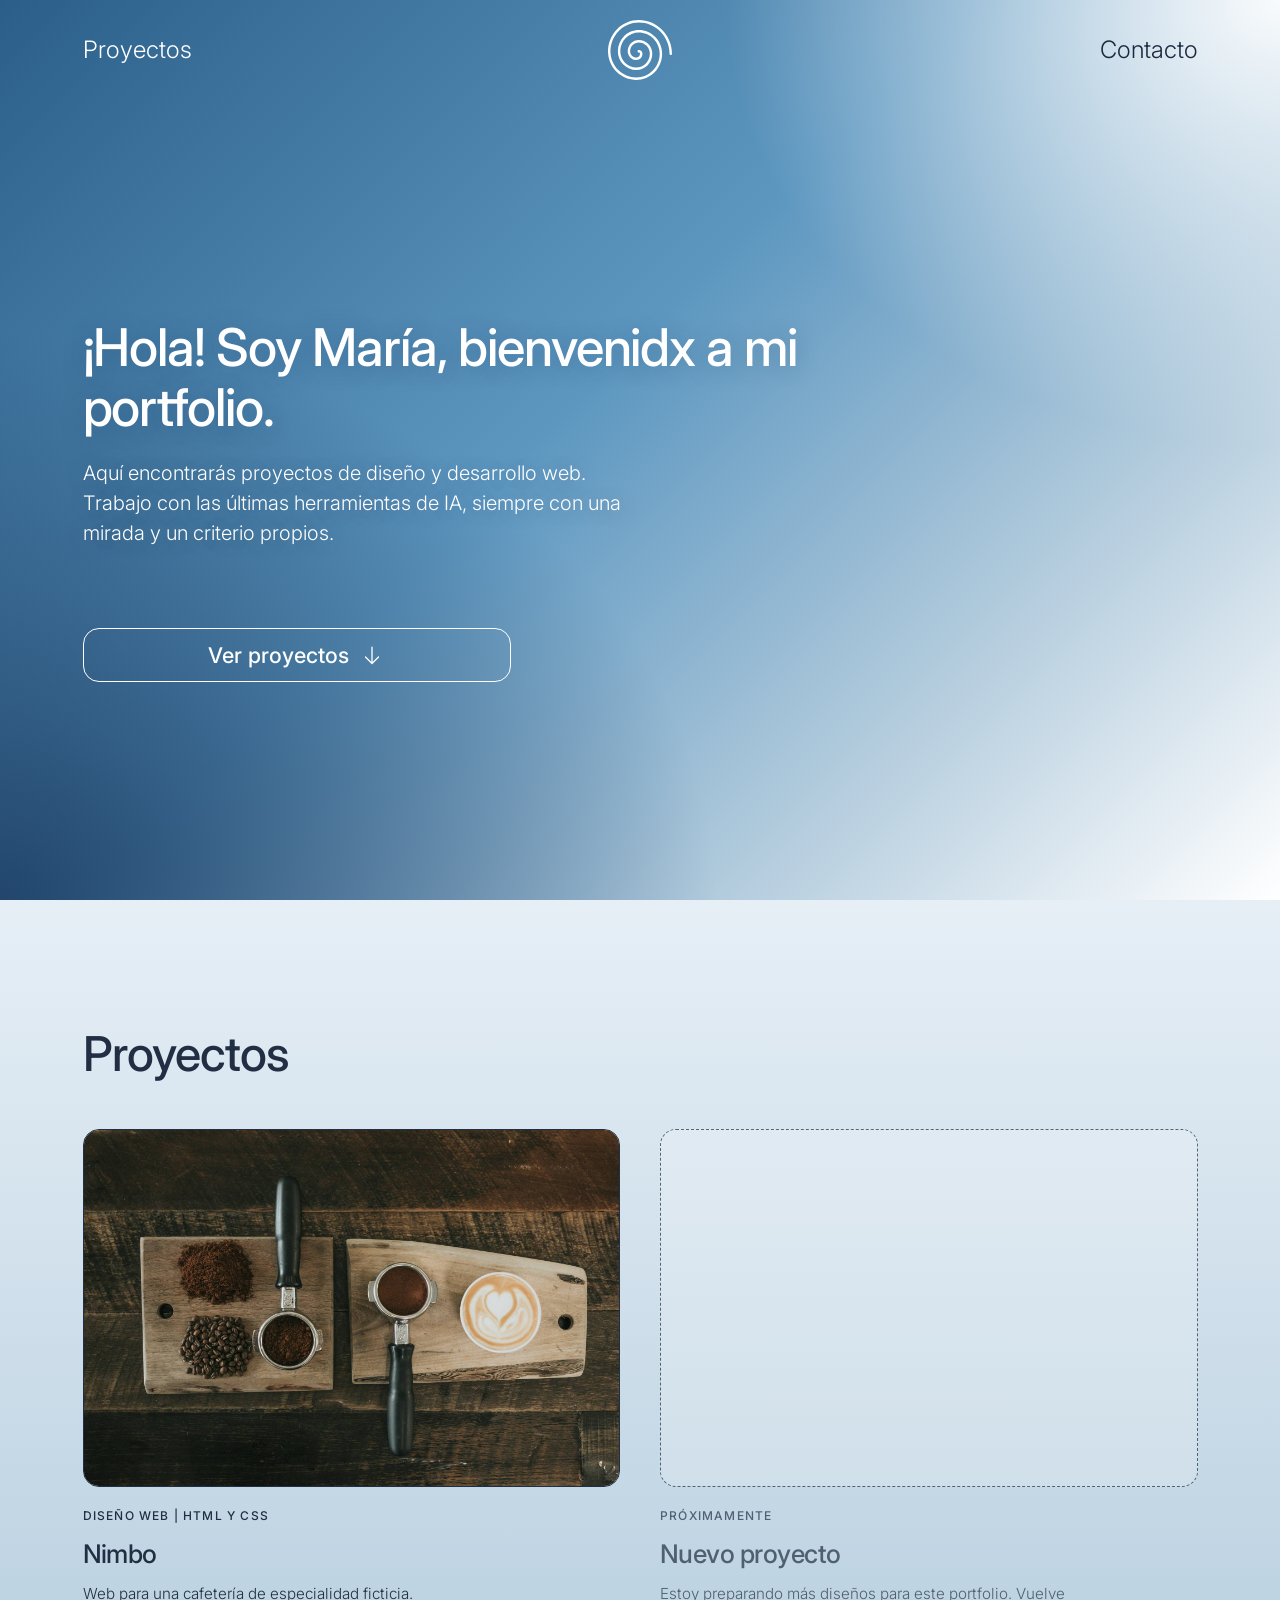
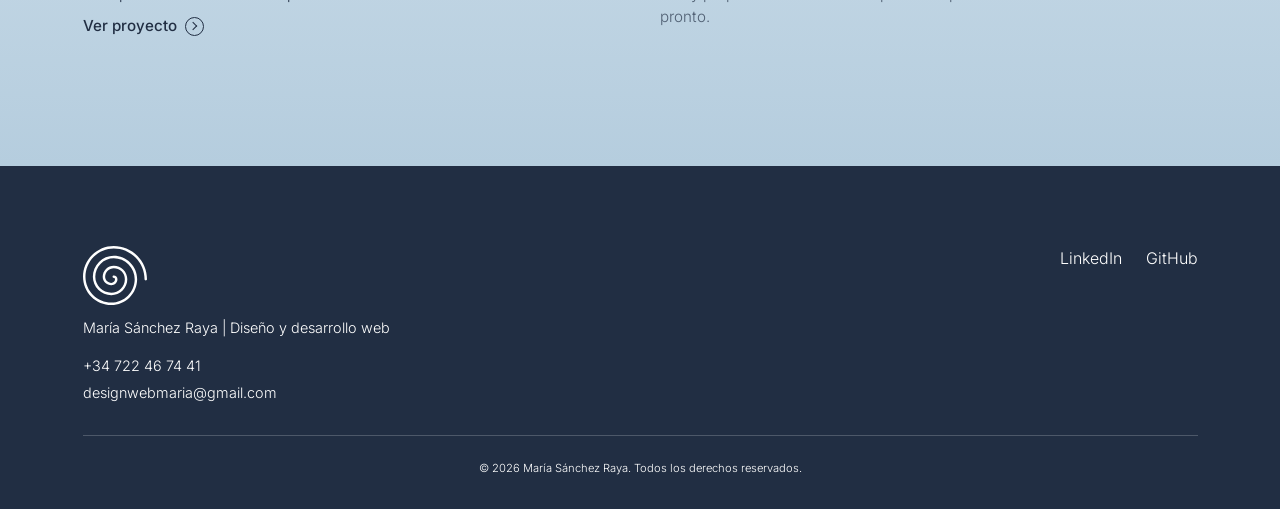
<file: index.html>
<!DOCTYPE html>
<html lang="es">
<head>
  <meta charset="UTF-8">
  <meta name="viewport" content="width=device-width, initial-scale=1">
  <meta name="theme-color" content="#212e43">
  <title>Portfolio | Diseño y desarrollo web</title>
  <meta name="description" content="Aquí encontrarás proyectos de diseño y desarrollo web. Trabajo con las últimas herramientas de IA, siempre con una mirada y un criterio propios">

  <link rel="preconnect" href="https://fonts.googleapis.com">
  <link rel="preconnect" href="https://fonts.gstatic.com" crossorigin>
  <link href="https://fonts.googleapis.com/css2?family=Inter:wght@300;400;500;700&display=swap" rel="stylesheet">
  <link rel="stylesheet" href="styles.css">
</head>

<body>

  <!-- Portada -->
  <header class="hero">

    <nav class="site-nav container" aria-label="Principal">
      <a href="#proyectos" class="nav-link nav-link--light">Proyectos</a>
      <a href="#" class="brand" aria-label="msr designs, inicio">
        <img src="img/spiral.svg" alt="" width="52" height="48">
      </a>
      <a href="#contacto" class="nav-link nav-link--dark">Contacto</a>
    </nav>

    <div class="container hero-content">
      <div class="hero-text">
        <h1>¡Hola! Soy María, bienvenidx a mi portfolio.</h1>
        <p class="hero-sub">Aquí encontrarás proyectos de diseño y desarrollo web. Trabajo con las últimas herramientas de IA, siempre con una mirada y un criterio propios.</p>
      </div>

      <a href="#proyectos" class="btn btn--outline-light">
        Ver proyectos
        <svg viewBox="0 0 40 40" width="26" height="26" fill="none" stroke="currentColor" stroke-width="2" stroke-linecap="round" stroke-linejoin="round" aria-hidden="true">
          <path d="M20 8v24M10 23l10 10 10-10"/>
        </svg>
      </a>
    </div>
  </header>

  <main>

    <!-- Proyectos -->
    <section class="projects" id="proyectos">
      <div class="container">
        <h2>Proyectos</h2>

        <div class="project-grid">

          <article class="project">
            <a href="nimbo/" class="project-link" aria-label="Ver el proyecto Nimbo">
              <img class="project-img" src="nimbo/img/hero.jpg" alt="Portafiltros, café molido y un latte sobre tablas de madera" loading="lazy">
            </a>
            <div class="project-body">
              <p class="project-tag">Diseño web | HTML y CSS</p>
              <h3>Nimbo</h3>
              <p>Web para una cafetería de especialidad ficticia.</p>
              <a href="nimbo/" class="link-arrow">Ver proyecto <span aria-hidden="true" class="arrow"></span></a>
            </div>
          </article>

          <article class="project project--soon">
            <div class="project-img project-img--placeholder" aria-hidden="true"></div>
            <div class="project-body">
              <p class="project-tag">Próximamente</p>
              <h3>Nuevo proyecto</h3>
              <p>Estoy preparando más diseños para este portfolio. Vuelve pronto.</p>
            </div>
          </article>

        </div>
      </div>
    </section>

  </main>

  <!-- Pie de página -->
  <footer class="site-footer" id="contacto">
    <div class="container footer-inner">
      <div>
        <img class="footer-logo" src="img/spiral.svg" alt="msr designs" width="52" height="48">
        <p class="footer-text">María Sánchez Raya | Diseño y desarrollo web</p>

        <ul class="footer-details">
          <li><a href="tel:+34000000000">+34 722 46 74 41</a></li>
          <li><a href="mailto:tu@email.com">designwebmaria@gmail.com</a></li>
        </ul>
      </div>

      <ul class="footer-links">
        <li><a href="https://www.linkedin.com/in/maria-sanchez-raya" target="_blank" rel="noopener">LinkedIn</a></li>
        <li><a href="https://github.com/msrdesigns" target="_blank" rel="noopener">GitHub</a></li>
      </ul>
    </div>

    <p class="copyright">© 2026 María Sánchez Raya. Todos los derechos reservados.</p>
  </footer>

</body>
</html>
</file>
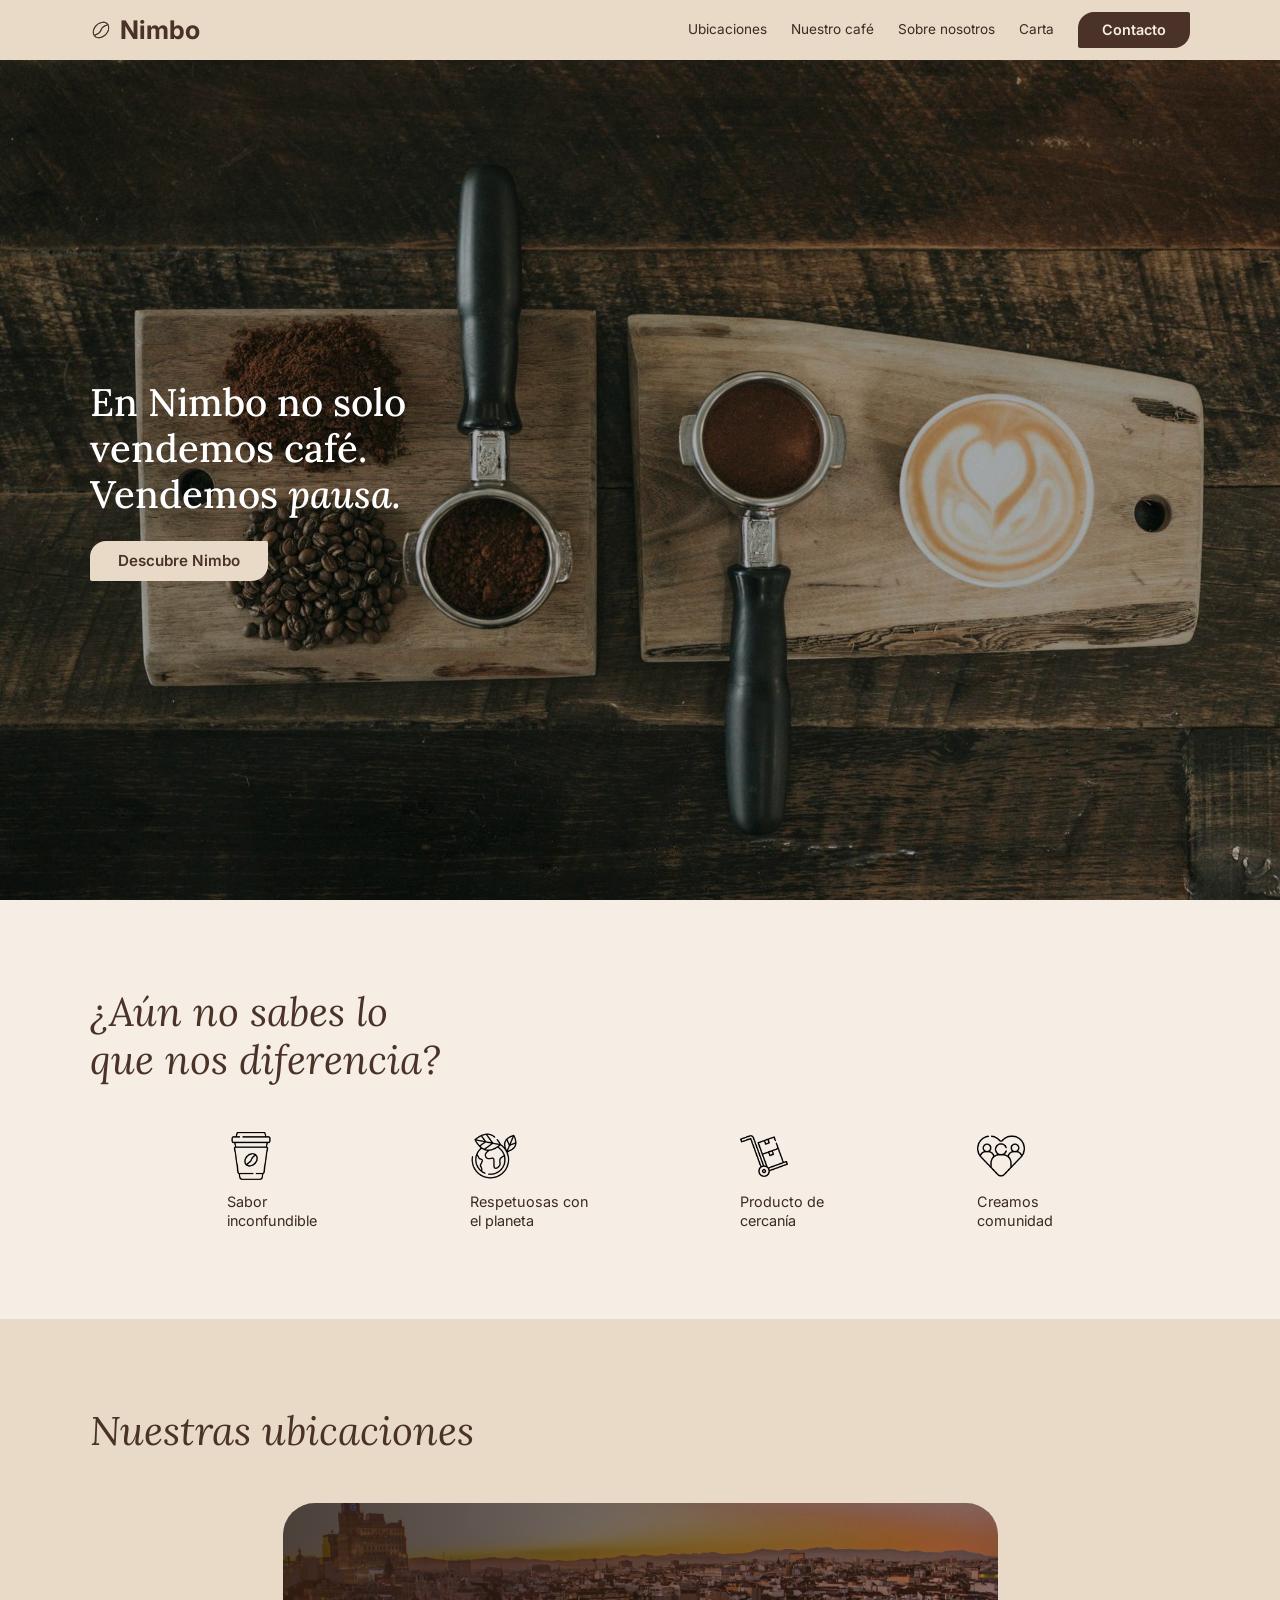
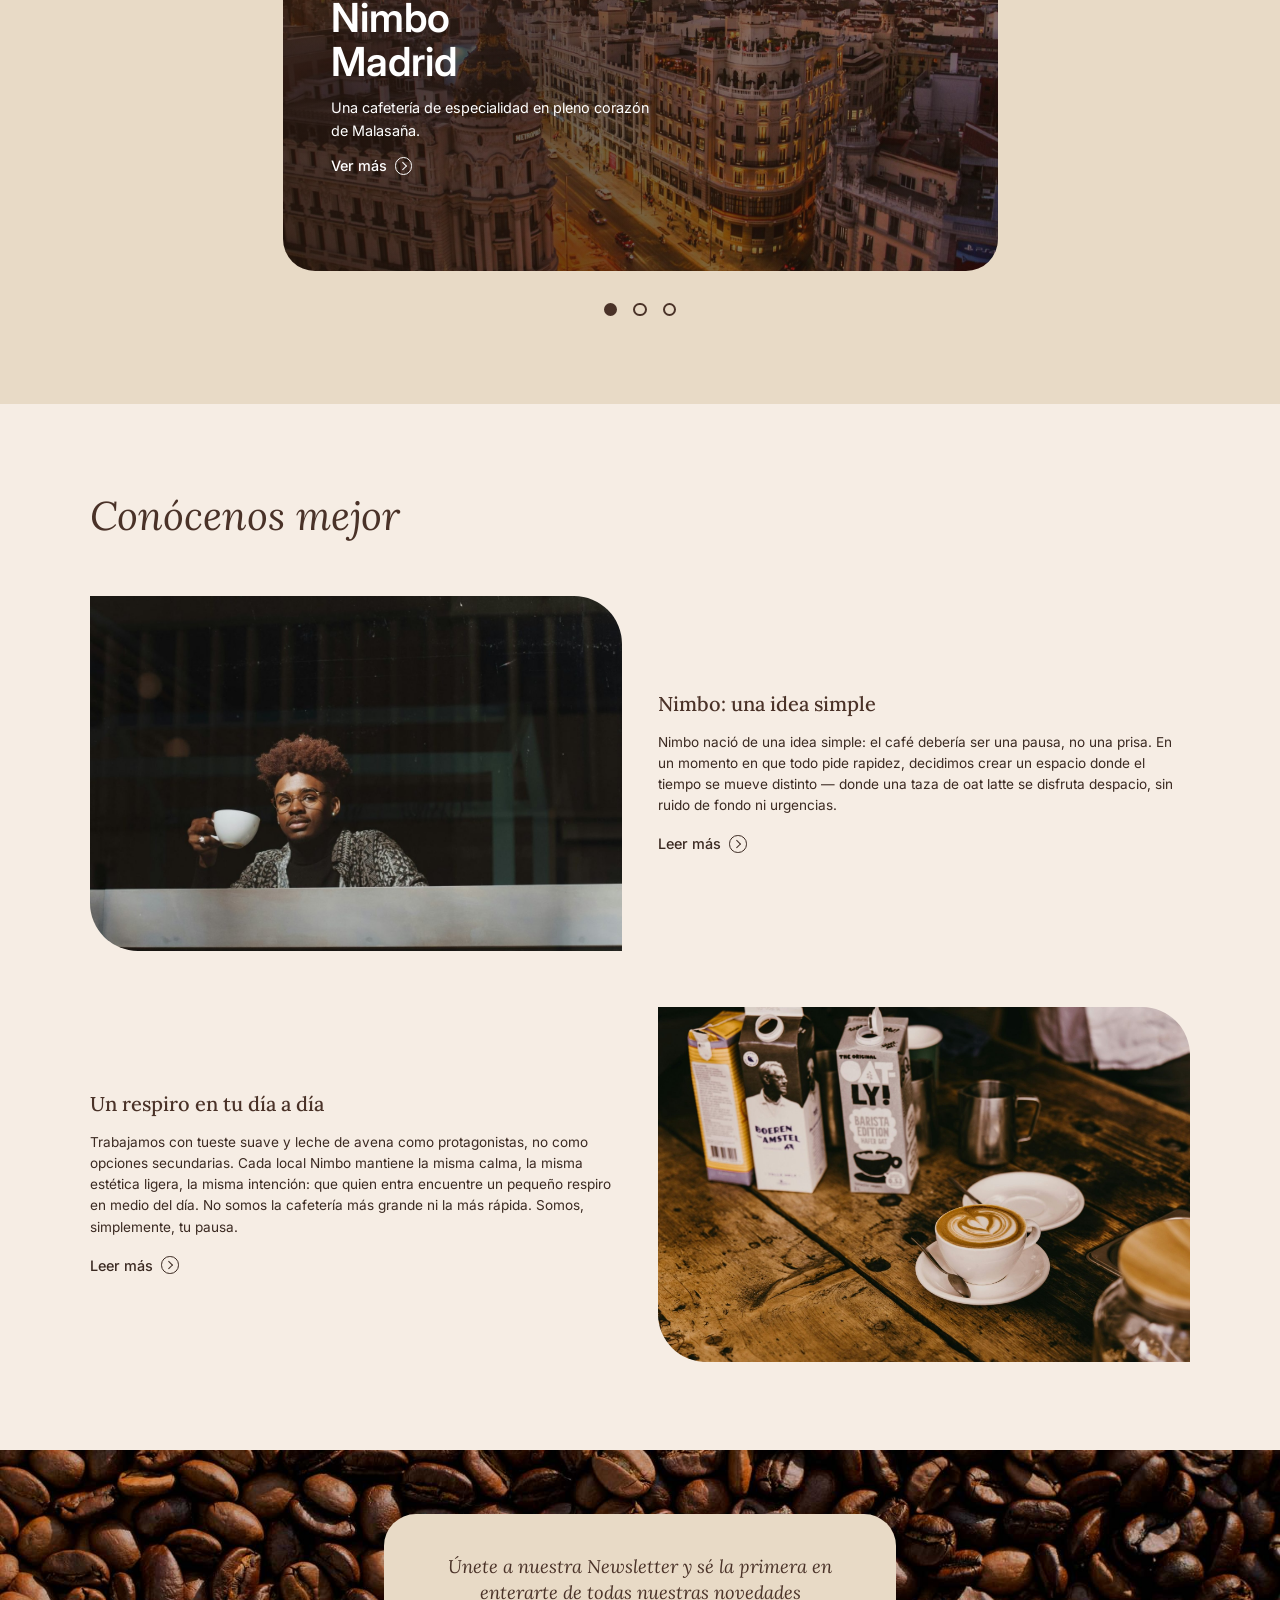
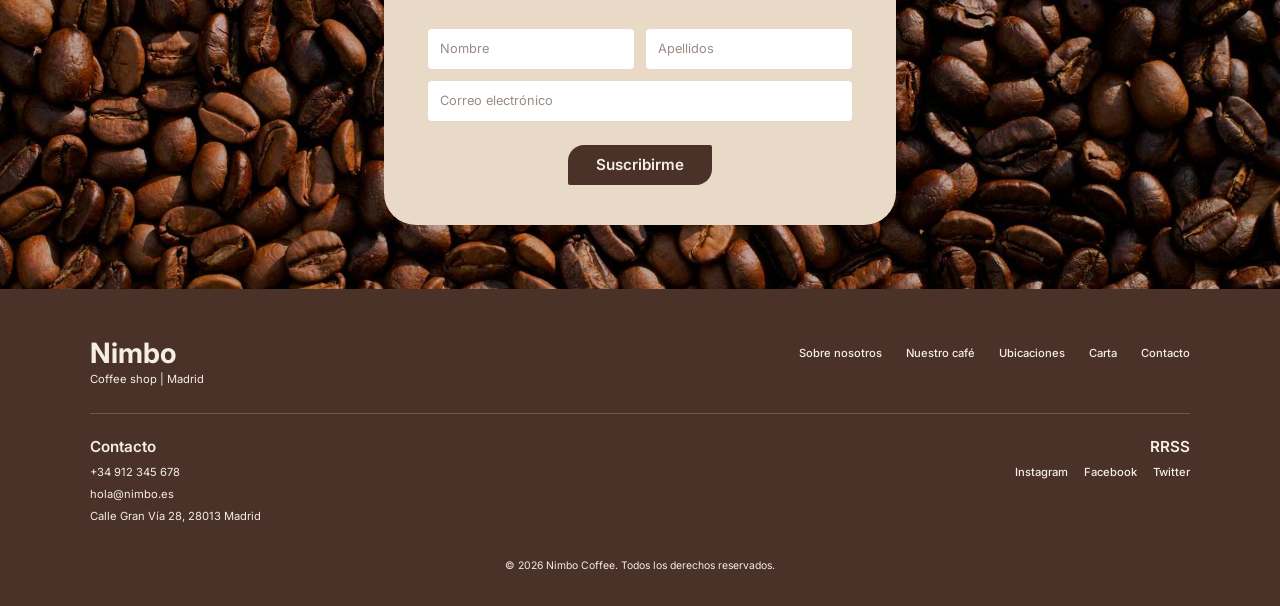
<file: nimbo/index.html>
<!DOCTYPE html>
<html lang="es">
<head>
  <meta charset="UTF-8">
  <meta name="viewport" content="width=device-width, initial-scale=1">
  <title>Nimbo | Coffee shop Madrid</title>
  <meta name="description" content="En Nimbo no solo vendemos café. Vendemos pausa. Cafetería de especialidad en Madrid.">

  <link rel="preconnect" href="https://fonts.googleapis.com">
  <link rel="preconnect" href="https://fonts.gstatic.com" crossorigin>
  <link href="https://fonts.googleapis.com/css2?family=Inter:wght@400;500;600;700&family=Lora:ital,wght@0,400;0,500;1,400;1,500&display=swap" rel="stylesheet">
  <link rel="stylesheet" href="styles.css">
</head>

<body>

  <!-- Cabecera -->
  <header class="site-header">
    <div class="container header-inner">
      <a href="#" class="logo" aria-label="Nimbo, inicio">
        <img src="img/logo-icon.svg" alt="" width="22" height="22">
        <span>Nimbo</span>
      </a>

      <button type="button" class="nav-toggle" aria-controls="main-nav" aria-expanded="false" aria-label="Abrir menú">
        <span class="nav-toggle__bar"></span>
        <span class="nav-toggle__bar"></span>
        <span class="nav-toggle__bar"></span>
      </button>

      <nav id="main-nav" class="site-nav" aria-label="Principal">
        <ul class="nav-list">
          <li><a href="#ubicaciones">Ubicaciones</a></li>
          <li><a href="#nuestro-cafe">Nuestro café</a></li>
          <li><a href="#conocenos">Sobre nosotros</a></li>
          <li><a href="#carta">Carta</a></li>
          <li><a href="#contacto" class="btn btn--dark btn--small">Contacto</a></li>
        </ul>
      </nav>
    </div>
  </header>

  <main>

    <!-- Hero -->
    <section class="hero" id="nuestro-cafe">
      <div class="container">
        <h1>En Nimbo no solo vendemos café. Vendemos <em>pausa.</em></h1>
        <a href="#conocenos" class="btn btn--light">Descubre Nimbo</a>
      </div>
    </section>

    <!-- Diferenciales -->
    <section class="section features">
      <div class="container">
        <h2>¿Aún no sabes lo<br>que nos diferencia?</h2>

        <ul class="features-list">
          <li>
            <img src="img/icon-sabor.png" alt="" width="48" height="48">
            <span>Sabor<br>inconfundible</span>
          </li>
          <li>
            <img src="img/icon-planeta.png" alt="" width="48" height="48">
            <span>Respetuosas con<br>el planeta</span>
          </li>
          <li>
            <img src="img/icon-cercania.png" alt="" width="48" height="48">
            <span>Producto de<br>cercanía</span>
          </li>
          <li>
            <img src="img/icon-comunidad.png" alt="" width="48" height="48">
            <span>Creamos<br>comunidad</span>
          </li>
        </ul>
      </div>
    </section>

    <!-- Ubicaciones -->
    <section class="section section--sand locations" id="ubicaciones">
      <div class="container">
        <h2>Nuestras ubicaciones</h2>

        <div class="carousel" aria-roledescription="carrusel" aria-label="Ubicaciones">
          <article class="slide is-active" style="--slide-image: url('img/madrid.jpg')">
            <h3>Nimbo<br>Madrid</h3>
            <p>Una cafetería de especialidad en pleno corazón de Malasaña.</p>
            <a href="#" class="link-arrow">Ver más <span aria-hidden="true" class="arrow"></span></a>
          </article>

          <article class="slide" style="--slide-image: url('img/madrid2.jpg')" hidden>
            <h3>Nimbo<br>Chamberí</h3>
            <p>Un rincón tranquilo con mesas de madera y mucha luz natural, perfecto para parar entre calle y calle.</p>
            <a href="#" class="link-arrow">Ver más <span aria-hidden="true" class="arrow"></span></a>
          </article>

          <article class="slide" style="--slide-image: url('img/madrid3.jpg')" hidden>
            <h3>Nimbo<br>Lavapiés</h3>
            <p>Café de especialidad y leche de avena en un barrio con mucha vida, para quien necesita su pausa a cualquier hora.</p>
            <a href="#" class="link-arrow">Ver más <span aria-hidden="true" class="arrow"></span></a>
          </article>
        </div>

        <div class="carousel-dots" role="tablist" aria-label="Elegir ubicación">
          <button type="button" role="tab" aria-selected="true"  aria-label="Ubicación 1"></button>
          <button type="button" role="tab" aria-selected="false" aria-label="Ubicación 2"></button>
          <button type="button" role="tab" aria-selected="false" aria-label="Ubicación 3"></button>
        </div>
      </div>
    </section>

    <!-- Conócenos -->
    <section class="section about" id="conocenos">
      <div class="container">
        <h2>Conócenos mejor</h2>

        <article class="about-item">
          <img class="about-img about-img--left" src="img/persona-cafe.jpg" alt="Persona sosteniendo una taza de café junto a una ventana" loading="lazy">
          <div class="about-text">
            <h3>Nimbo: una idea simple</h3>
            <p>Nimbo nació de una idea simple: el café debería ser una pausa, no una prisa. En un momento en que todo pide rapidez, decidimos crear un espacio donde el tiempo se mueve distinto — donde una taza de oat latte se disfruta despacio, sin ruido de fondo ni urgencias.</p>
            <a href="#" class="link-arrow">Leer más <span aria-hidden="true" class="arrow"></span></a>
          </div>
        </article>

        <article class="about-item about-item--reverse">
          <img class="about-img about-img--right" src="img/barra-cafe.jpg" alt="Cafés con leche de avena sobre una mesa de madera" loading="lazy">
          <div class="about-text">
            <h3>Un respiro en tu día a día</h3>
            <p>Trabajamos con tueste suave y leche de avena como protagonistas, no como opciones secundarias. Cada local Nimbo mantiene la misma calma, la misma estética ligera, la misma intención: que quien entra encuentre un pequeño respiro en medio del día. No somos la cafetería más grande ni la más rápida. Somos, simplemente, tu pausa.</p>
            <a href="#" class="link-arrow">Leer más <span aria-hidden="true" class="arrow"></span></a>
          </div>
        </article>
      </div>
    </section>

    <!-- Newsletter -->
    <section class="newsletter">
      <div class="container">
        <form class="newsletter-card" action="#" method="post">
          <h2>Únete a nuestra Newsletter y sé la primera en enterarte de todas nuestras novedades</h2>

          <div class="form-grid">
            <label class="visually-hidden" for="nombre">Nombre</label>
            <input type="text" id="nombre" name="nombre" placeholder="Nombre" autocomplete="given-name" required>

            <label class="visually-hidden" for="apellidos">Apellidos</label>
            <input type="text" id="apellidos" name="apellidos" placeholder="Apellidos" autocomplete="family-name">

            <label class="visually-hidden" for="email">Correo electrónico</label>
            <input type="email" id="email" name="email" placeholder="Correo electrónico" autocomplete="email" required class="form-grid__full">
          </div>

          <button type="submit" class="btn btn--dark">Suscribirme</button>
        </form>
      </div>
    </section>

  </main>

  <!-- Pie de página -->
  <footer class="site-footer" id="contacto">
    <div class="container">
      <div class="footer-top">
        <div class="footer-brand">
          <p class="footer-logo">Nimbo</p>
          <p class="footer-tagline">Coffee shop | Madrid</p>
        </div>

        <nav aria-label="Pie de página">
          <ul class="footer-nav">
            <li><a href="#conocenos">Sobre nosotros</a></li>
            <li><a href="#nuestro-cafe">Nuestro café</a></li>
            <li><a href="#ubicaciones">Ubicaciones</a></li>
            <li><a href="#carta">Carta</a></li>
            <li><a href="#contacto">Contacto</a></li>
          </ul>
        </nav>
      </div>

      <div class="footer-bottom">
        <div>
          <h2 class="footer-title">Contacto</h2>
          <address>
            <a href="tel:+34912345678">+34 912 345 678</a>
            <a href="mailto:hola@nimbo.es">hola@nimbo.es</a>
            <span>Calle Gran Vía 28, 28013 Madrid</span>
          </address>
        </div>

        <div class="footer-social">
          <h2 class="footer-title">RRSS</h2>
          <ul>
            <li><a href="#">Instagram</a></li>
            <li><a href="#">Facebook</a></li>
            <li><a href="#">Twitter</a></li>
          </ul>
        </div>
      </div>

      <p class="copyright">© 2026 Nimbo Coffee. Todos los derechos reservados.</p>
    </div>
  </footer>

  <script>
    // Menú móvil (burger)
    (function () {
      const toggle = document.querySelector('.nav-toggle');
      const nav = document.getElementById('main-nav');

      function setOpen(open) {
        nav.classList.toggle('is-open', open);
        toggle.setAttribute('aria-expanded', String(open));
        toggle.setAttribute('aria-label', open ? 'Cerrar menú' : 'Abrir menú');
      }

      toggle.addEventListener('click', () => setOpen(toggle.getAttribute('aria-expanded') !== 'true'));
      nav.addEventListener('click', (e) => { if (e.target.closest('a')) setOpen(false); });
      document.addEventListener('keydown', (e) => { if (e.key === 'Escape') setOpen(false); });
      window.matchMedia('(min-width: 861px)').addEventListener('change', () => setOpen(false));
    })();

    // Carrusel de ubicaciones
    (function () {
      const slides = document.querySelectorAll('.carousel .slide');
      const dots = document.querySelectorAll('.carousel-dots button');

      function show(index) {
        slides.forEach((slide, i) => {
          slide.hidden = i !== index;
          slide.classList.toggle('is-active', i === index);
        });
        dots.forEach((dot, i) => dot.setAttribute('aria-selected', String(i === index)));
      }

      dots.forEach((dot, i) => dot.addEventListener('click', () => show(i)));
    })();
  </script>
</body>
</html>
</file>
<file: styles.css>
/* ==========================================================================
   msr designs · Portfolio (degradado azul y blanco · Inter)
   ========================================================================== */

/* 1. Variables
   -------------------------------------------------------------------------- */
:root {
  /* Color */
  --color-navy: #212e43;
  --color-navy-dark: #1b283e;
  --color-pale: #b5cdde;
  --color-mist: #e6eff6;
  --color-white: #ffffff;
  --line: rgb(33 46 67 / 0.3);

  /* Tipografía */
  --font-sans: "Inter", system-ui, -apple-system, "Segoe UI", sans-serif;

  /* Layout */
  --container: 1115px;
  --gutter: 1.5rem;
  --radius: 16px;
  --section-space: clamp(4rem, 10vw, 8rem);
}

/* 2. Reset y base
   -------------------------------------------------------------------------- */
*,
*::before,
*::after {
  box-sizing: border-box;
}

html {
  scroll-behavior: smooth;
}

body {
  margin: 0;
  font-family: var(--font-sans);
  line-height: 1.5;
  color: var(--color-navy);
  background-color: var(--color-white);
}

img {
  display: block;
  max-width: 100%;
}

ul {
  margin: 0;
  padding: 0;
  list-style: none;
}

a {
  color: inherit;
  text-decoration: none;
}

h1,
h2,
h3,
p {
  margin: 0;
}

:focus-visible {
  outline: 3px solid var(--color-navy);
  outline-offset: 3px;
}

.container {
  width: min(100% - var(--gutter) * 2, var(--container));
  margin-inline: auto;
}

/* 3. Botones
   -------------------------------------------------------------------------- */
.btn {
  display: flex;
  align-items: center;
  justify-content: center;
  gap: 0.6rem;
  width: min(100%, 428px);
  min-height: 50px;
  padding: 0.6rem 1.25rem;
  font-family: inherit;
  font-size: clamp(1.05rem, 2vw, 1.35rem);
  font-weight: 500;
  background: transparent;
  border: 1.5px solid currentColor;
  border-radius: var(--radius);
  transition: background-color 0.25s ease, color 0.25s ease;
}

.btn--outline-light {
  color: var(--color-white);
}

.btn--outline-light:hover {
  color: var(--color-navy);
  background-color: var(--color-white);
}

.btn--outline-dark {
  color: var(--color-navy);
}

.btn--outline-dark:hover {
  color: var(--color-white);
  background-color: var(--color-navy);
}

/* 4. Portada (hero con degradado)
   -------------------------------------------------------------------------- */
.hero {
  display: flex;
  flex-direction: column;
  min-height: 100vh;
  min-height: 100svh;
  color: var(--color-white);
  background:
    radial-gradient(70% 80% at 100% 0%, rgb(255 255 255 / 0.95) 0%, rgb(255 255 255 / 0) 62%),
    radial-gradient(80% 90% at 0% 100%, rgb(24 56 94 / 0.85) 0%, rgb(24 56 94 / 0) 70%),
    linear-gradient(135deg, #2b5f8a 0%, #5d97c0 45%, #b5cdde 75%, #ffffff 100%);
}

/* Cabecera */
.site-nav {
  display: grid;
  grid-template-columns: 1fr auto 1fr;
  align-items: center;
  gap: 0.75rem;
  min-height: 100px;
}

.nav-link {
  font-size: clamp(0.95rem, 2vw, 1.5rem);
  font-weight: 300;
  transition: opacity 0.2s ease;
}

.nav-link:hover {
  opacity: 0.7;
}

.nav-link--light {
  justify-self: start;
  color: var(--color-white);
}

.nav-link--dark {
  justify-self: end;
  color: var(--color-navy-dark);
}

.brand {
  display: block;
  line-height: 0;
}

.brand img {
  width: clamp(40px, 5vw, 64px);
  height: auto;
  transition: opacity 0.2s ease;
}

.brand:hover img {
  opacity: 0.7;
}

/* Contenido de la portada */
.hero-content {
  display: flex;
  flex: 1;
  flex-direction: column;
  justify-content: center;
  align-items: flex-start;
  gap: clamp(2.5rem, 7vw, 5rem);
  padding-block: clamp(4rem, 12vh, 8rem);
}

.hero-text {
  display: flex;
  flex-direction: column;
  gap: 1.25rem;
  max-width: 46rem;
  text-shadow: 0 2px 24px rgb(24 56 94 / 0.25);
}

.hero-eyebrow {
  font-size: 0.85rem;
  font-weight: 500;
  letter-spacing: 0.14em;
  text-transform: uppercase;
}

.hero h1 {
  font-size: clamp(2rem, 4.6vw, 3.25rem);
  font-weight: 500;
  line-height: 1.15;
  letter-spacing: -0.02em;
}

.hero-sub {
  max-width: 34rem;
  font-size: clamp(1rem, 1.8vw, 1.25rem);
  font-weight: 300;
}

/* 5. Proyectos
   -------------------------------------------------------------------------- */
.projects {
  padding-block: clamp(4rem, 10vw, 8rem);
  background: linear-gradient(180deg, var(--color-mist) 0%, var(--color-pale) 100%);
}

.projects h2 {
  font-size: clamp(2rem, 4.4vw, 3rem);
  font-weight: 500;
  line-height: 1.1;
  letter-spacing: -0.02em;
}

.project-grid {
  display: grid;
  grid-template-columns: repeat(auto-fit, minmax(min(100%, 20rem), 1fr));
  gap: 3rem 2.5rem;
  margin-top: 3rem;
}

.project {
  display: flex;
  flex-direction: column;
  gap: 1.25rem;
}

.project-link {
  display: block;
}

.project-img {
  width: 100%;
  aspect-ratio: 3 / 2;
  object-fit: cover;
  border: 1.5px solid var(--color-navy);
  border-radius: var(--radius);
  transition: transform 0.3s ease;
}

.project-link:hover .project-img {
  transform: translateY(-4px);
}

.project-img--placeholder {
  background: rgb(255 255 255 / 0.3);
  border-style: dashed;
}

.project-body {
  display: flex;
  flex-direction: column;
  align-items: flex-start;
  gap: 0.6rem;
}

.project-tag {
  font-size: 0.75rem;
  font-weight: 500;
  letter-spacing: 0.1em;
  text-transform: uppercase;
}

.project-body h3 {
  font-size: 1.6rem;
  font-weight: 500;
  letter-spacing: -0.02em;
}

.project-body p:not(.project-tag) {
  max-width: 28rem;
  font-size: 0.95rem;
  font-weight: 300;
}

.project--soon {
  opacity: 0.7;
}

.link-arrow {
  display: inline-flex;
  align-items: center;
  gap: 0.5rem;
  font-size: 0.95rem;
  font-weight: 500;
}

.arrow {
  display: inline-grid;
  place-items: center;
  width: 1.2rem;
  height: 1.2rem;
  border: 1.5px solid currentColor;
  border-radius: 50%;
}

.arrow::after {
  content: "";
  width: 0.38rem;
  height: 0.38rem;
  border-top: 1.5px solid currentColor;
  border-right: 1.5px solid currentColor;
  transform: translateX(-1px) rotate(45deg);
}

/* 6. Pie de página
   -------------------------------------------------------------------------- */
.site-footer {
  padding-block: clamp(3rem, 8vw, 5rem) 2rem;
  color: var(--color-white);
  background-color: var(--color-navy);
}

.footer-inner {
  display: flex;
  flex-wrap: wrap;
  justify-content: space-between;
  align-items: flex-start;
  gap: 1.5rem;
  padding-bottom: 2rem;
  border-bottom: 1px solid rgb(255 255 255 / 0.2);
}

.footer-logo {
  width: 64px;
  height: auto;
}

.footer-text {
  margin-top: 0.75rem;
  font-size: 0.9rem;
  font-weight: 300;
  color: var(--color-white);
}

.footer-details {
  display: flex;
  flex-direction: column;
  gap: 0.35rem;
  margin-top: 1rem;
  font-size: 0.9rem;
  font-weight: 300;
}

.footer-links {
  display: flex;
  gap: 1.5rem;
  font-size: 1rem;
  font-weight: 300;
}

.footer-details a:hover,
.footer-links a:hover {
  text-decoration: underline;
  text-underline-offset: 4px;
}

.copyright {
  margin-top: 1.5rem;
  font-size: 0.7rem;
  font-weight: 300;
  text-align: center;
  color: var(--color-white);
}

/* 7. Accesibilidad
   -------------------------------------------------------------------------- */
@media (prefers-reduced-motion: reduce) {
  html {
    scroll-behavior: auto;
  }

  * {
    transition: none !important;
  }
}
</file>
<file: nimbo/styles.css>
/* ==========================================================================
   Nimbo · Home
   ========================================================================== */

/* 1. Variables
   -------------------------------------------------------------------------- */
:root {
  /* Color */
  --color-cream: #f6ede4;
  --color-sand: #e8dac6;
  --color-brown-900: #4a3228;
  --color-brown-700: #5c4033;
  --color-text: #3b2a22;
  --color-white: #ffffff;

  /* Tipografía */
  --font-serif: "Lora", Georgia, serif;
  --font-sans: "Inter", system-ui, -apple-system, "Segoe UI", sans-serif;

  /* Layout */
  --container: 1100px;
  --gutter: 1.5rem;
  --radius-lg: 2rem;
  --radius-xl: 3rem;
  --radius-md: 1.25rem;
  --radius-btn: 1rem 2px 1rem 2px; /* esquinas grandes: sup. izq. e inf. der. */
  --header-height: 3.75rem;
  --section-space: clamp(3rem, 8vw, 5.5rem);
}

/* 2. Reset y base
   -------------------------------------------------------------------------- */
*,
*::before,
*::after {
  box-sizing: border-box;
}

body {
  margin: 0;
  font-family: var(--font-sans);
  font-size: 1rem;
  line-height: 1.6;
  color: var(--color-text);
  background-color: var(--color-cream);
}

img {
  display: block;
  max-width: 100%;
  height: auto;
}

ul {
  margin: 0;
  padding: 0;
  list-style: none;
}

a {
  color: inherit;
  text-decoration: none;
}

h1,
h2,
h3,
p {
  margin: 0;
}

h1,
h2,
h3 {
  font-family: var(--font-serif);
  font-weight: 400;
  line-height: 1.2;
}

:focus-visible {
  outline: 3px solid var(--color-brown-700);
  outline-offset: 3px;
}

.container {
  width: min(100% - var(--gutter) * 2, var(--container));
  margin-inline: auto;
}

.visually-hidden {
  position: absolute;
  width: 1px;
  height: 1px;
  overflow: hidden;
  clip: rect(0 0 0 0);
  white-space: nowrap;
}

/* 3. Componentes reutilizables
   -------------------------------------------------------------------------- */
.btn {
  display: inline-block;
  padding: 0.7rem 1.75rem;
  font-family: var(--font-sans);
  font-size: 0.95rem;
  font-weight: 600;
  line-height: 1.2;
  border: 0;
  border-radius: var(--radius-btn);
  cursor: pointer;
  transition: background-color 0.2s ease;
}

.btn--dark {
  color: var(--color-cream);
  background-color: var(--color-brown-900);
}

.btn--dark:hover {
  background-color: var(--color-brown-700);
}

.btn--light {
  color: var(--color-brown-900);
  background-color: var(--color-sand);
}

.btn--light:hover {
  background-color: var(--color-cream);
}

.btn--small {
  padding: 0.6rem 1.5rem;
  font-size: 0.9rem;
}

.link-arrow {
  display: inline-flex;
  align-items: center;
  gap: 0.5rem;
  font-size: 0.9rem;
  font-weight: 500;
}

.arrow {
  display: inline-grid;
  place-items: center;
  width: 1.1rem;
  height: 1.1rem;
  border: 1.5px solid currentColor;
  border-radius: 50%;
}

.arrow::after {
  content: "";
  width: 0.35rem;
  height: 0.35rem;
  border-top: 1.5px solid currentColor;
  border-right: 1.5px solid currentColor;
  transform: translateX(-1px) rotate(45deg);
}

.section {
  padding-block: var(--section-space);
}

.section--sand {
  background-color: var(--color-sand);
}

.section h2 {
  font-size: clamp(1.9rem, 4vw, 2.5rem);
  font-style: italic;
  color: var(--color-brown-900);
}

/* 4. Cabecera
   -------------------------------------------------------------------------- */
.site-header {
  position: sticky;
  top: 0;
  z-index: 10;
  background-color: var(--color-sand);
}

.header-inner {
  display: flex;
  align-items: center;
  justify-content: space-between;
  gap: 1.5rem;
  min-height: var(--header-height);
}

.logo {
  display: inline-flex;
  align-items: center;
  gap: 0.5rem;
  font-size: 1.6rem;
  font-weight: 700;
  color: var(--color-brown-900);
}

.nav-list {
  display: flex;
  align-items: center;
  gap: 1.5rem;
  font-size: 0.85rem;
}

.nav-list a:not(.btn):hover {
  text-decoration: underline;
  text-underline-offset: 4px;
}

/* Botón burger (solo visible en móvil) */
.nav-toggle {
  display: none;
  flex-direction: column;
  justify-content: center;
  gap: 5px;
  width: 2.75rem;
  height: 2.75rem;
  padding: 0 0.7rem;
  background: transparent;
  border: 0;
  border-radius: var(--radius-btn);
  cursor: pointer;
}

.nav-toggle__bar {
  display: block;
  height: 2px;
  background-color: var(--color-brown-900);
  border-radius: 2px;
  transition: transform 0.25s ease, opacity 0.2s ease;
}

.nav-toggle[aria-expanded="true"] .nav-toggle__bar:nth-child(1) {
  transform: translateY(7px) rotate(45deg);
}

.nav-toggle[aria-expanded="true"] .nav-toggle__bar:nth-child(2) {
  opacity: 0;
}

.nav-toggle[aria-expanded="true"] .nav-toggle__bar:nth-child(3) {
  transform: translateY(-7px) rotate(-45deg);
}

/* 5. Hero
   -------------------------------------------------------------------------- */
.hero {
  display: flex;
  align-items: center;
  min-height: calc(100vh - var(--header-height));
  min-height: calc(100svh - var(--header-height));
  color: var(--color-white);
  background:
    linear-gradient(rgb(0 0 0 / 0.25), rgb(0 0 0 / 0.25)),
    url("img/hero.jpg") center / cover no-repeat,
    #3a2a20;
}

.hero .container {
  display: flex;
  flex-direction: column;
  align-items: flex-start;
  gap: 1.5rem;
}

.hero h1 {
  max-width: 28rem;
  font-size: clamp(1.9rem, 4.5vw, 2.4rem);
  font-weight: 500;
}

.hero em {
  font-style: italic;
}

/* 6. Diferenciales
   -------------------------------------------------------------------------- */
.features-list {
  display: flex;
  flex-wrap: wrap;
  justify-content: space-evenly;
  gap: 2rem 1rem;
  margin-top: 3rem;
}

.features-list li {
  display: flex;
  flex-direction: column;
  align-items: flex-start;
  gap: 0.75rem;
  font-size: 0.9rem;
  line-height: 1.35;
}

/* 7. Ubicaciones (carrusel)
   -------------------------------------------------------------------------- */
.carousel {
  width: 65%;
  margin: 3rem auto 0;
}

.slide {
  display: flex;
  flex-direction: column;
  justify-content: center;
  align-items: flex-start;
  gap: 0.75rem;
  min-height: clamp(18rem, 32vw, 23rem);
  padding: 2rem clamp(1.5rem, 6vw, 3rem);
  color: var(--color-white);
  background:
    linear-gradient(90deg, rgb(35 20 12 / 0.8) 0%, rgb(35 20 12 / 0.6) 55%, rgb(35 20 12 / 0.45) 100%),
    var(--slide-image) center / cover no-repeat,
    var(--color-brown-700);
  border-radius: var(--radius-lg);
}

.slide[hidden] {
  display: none;
}

.slide h3 {
  font-family: var(--font-sans);
  font-size: clamp(2rem, 5vw, 2.5rem);
  font-weight: 600;
  line-height: 1.1;
}

.slide p {
  max-width: 21rem;
  font-size: 0.9rem;
}

.carousel-dots {
  display: flex;
  justify-content: center;
  gap: 1rem;
  margin-top: 2rem;
}

.carousel-dots button {
  width: 0.85rem;
  height: 0.85rem;
  padding: 0;
  background: transparent;
  border: 2px solid var(--color-brown-900);
  border-radius: 50%;
  cursor: pointer;
}

.carousel-dots button[aria-selected="true"] {
  background-color: var(--color-brown-900);
}

/* 8. Conócenos
   -------------------------------------------------------------------------- */
.about h2 {
  margin-bottom: 3.5rem;
}

.about-item {
  display: grid;
  grid-template-columns: 1fr 1fr;
  align-items: center;
  gap: clamp(1.5rem, 4vw, 2.25rem);
}

.about-item + .about-item {
  margin-top: 3.5rem;
}

.about-item--reverse .about-img {
  order: 2;
}

.about-img {
  width: 100%;
  aspect-ratio: 3 / 2;
  object-fit: cover;
  background-color: var(--color-sand);
}

.about-img--left,
.about-img--right {
  border-radius: 0 var(--radius-xl) 0 var(--radius-xl);
}

.about-text {
  display: flex;
  flex-direction: column;
  align-items: flex-start;
  gap: 1rem;
}

.about-text h3 {
  font-size: 1.25rem;
  font-weight: 500;
  color: var(--color-brown-900);
}

.about-text p {
  font-size: 0.85rem;
  line-height: 1.55;
}

/* 9. Newsletter
   -------------------------------------------------------------------------- */
.newsletter {
  padding-block: clamp(3rem, 8vw, 4rem);
  background:
    url("img/granos.jpg") center / cover no-repeat,
    var(--color-brown-700);
}

.newsletter-card {
  display: flex;
  flex-direction: column;
  align-items: center;
  gap: 1.5rem;
  width: min(100%, 32rem);
  margin-inline: auto;
  padding: 2.5rem clamp(1.5rem, 6vw, 2.75rem);
  text-align: center;
  background-color: var(--color-sand);
  border-radius: var(--radius-lg);
}

.newsletter-card h2 {
  font-size: 1.15rem;
  font-style: italic;
  line-height: 1.4;
  color: var(--color-brown-900);
}

.form-grid {
  display: grid;
  grid-template-columns: 1fr 1fr;
  gap: 0.75rem;
  width: 100%;
}

.form-grid__full {
  grid-column: 1 / -1;
}

.form-grid input {
  width: 100%;
  padding: 0.6rem 0.75rem;
  font: inherit;
  font-size: 0.8rem;
  color: var(--color-text);
  background-color: var(--color-white);
  border: 0;
  border-radius: 0.25rem;
}

.form-grid input::placeholder {
  color: #9a8c84;
}

/* 10. Pie de página
   -------------------------------------------------------------------------- */
.site-footer {
  padding-block: 3rem 2rem;
  font-size: 0.8rem;
  color: var(--color-cream);
  background-color: var(--color-brown-900);
}

.footer-top,
.footer-bottom {
  display: flex;
  flex-wrap: wrap;
  justify-content: space-between;
  gap: 1.5rem;
}

.footer-top {
  align-items: flex-start;
  padding-bottom: 1.5rem;
  border-bottom: 1px solid rgb(246 237 228 / 0.2);
}

.footer-logo {
  font-size: 1.75rem;
  font-weight: 700;
  line-height: 1.2;
}

.footer-tagline {
  font-size: 0.7rem;
}

.footer-nav {
  display: flex;
  flex-wrap: wrap;
  gap: 1.5rem;
  padding-top: 0.5rem;
  font-size: 0.7rem;
  font-weight: 500;
}

.footer-bottom {
  padding-top: 1.5rem;
}

.footer-title {
  margin-bottom: 0.5rem;
  font-family: var(--font-sans);
  font-size: 0.95rem;
  font-weight: 600;
}

address {
  display: flex;
  flex-direction: column;
  gap: 0.25rem;
  font-size: 0.7rem;
  font-style: normal;
}

.footer-social {
  text-align: right;
}

.footer-social ul {
  display: flex;
  gap: 1rem;
  font-size: 0.7rem;
  font-weight: 500;
}

.site-footer a:hover {
  text-decoration: underline;
  text-underline-offset: 3px;
}

.copyright {
  margin-top: 2rem;
  font-size: 0.65rem;
  text-align: center;
}

/* 11. Responsive
   -------------------------------------------------------------------------- */
@media (max-width: 860px) {
  .nav-toggle {
    display: flex;
  }

  .site-nav {
    position: absolute;
    top: 100%;
    left: 0;
    right: 0;
    display: none;
    padding: 1.25rem var(--gutter) 1.75rem;
    background-color: var(--color-sand);
    border-top: 1px solid rgb(74 50 40 / 0.15);
    box-shadow: 0 12px 24px rgb(35 20 12 / 0.15);
  }

  .site-nav.is-open {
    display: block;
    animation: nav-in 0.2s ease;
  }

  .nav-list {
    flex-direction: column;
    align-items: flex-start;
    gap: 1.1rem;
    width: min(100%, var(--container));
    margin-inline: auto;
    font-size: 1rem;
  }

  .nav-list .btn {
    margin-top: 0.25rem;
  }
}

@keyframes nav-in {
  from {
    opacity: 0;
    transform: translateY(-8px);
  }
}

@media (max-width: 720px) {
  .carousel {
    width: 100%;
  }

  .about-item {
    grid-template-columns: 1fr;
  }

  .about-item--reverse .about-img {
    order: 0;
  }

  .footer-social {
    text-align: left;
  }

  .footer-bottom {
    flex-direction: column;
  }
}

@media (max-width: 480px) {
  .form-grid {
    grid-template-columns: 1fr;
  }
}

/* 12. Accesibilidad
   -------------------------------------------------------------------------- */
@media (prefers-reduced-motion: reduce) {
  * {
    transition: none !important;
    animation: none !important;
  }
}
</file>
